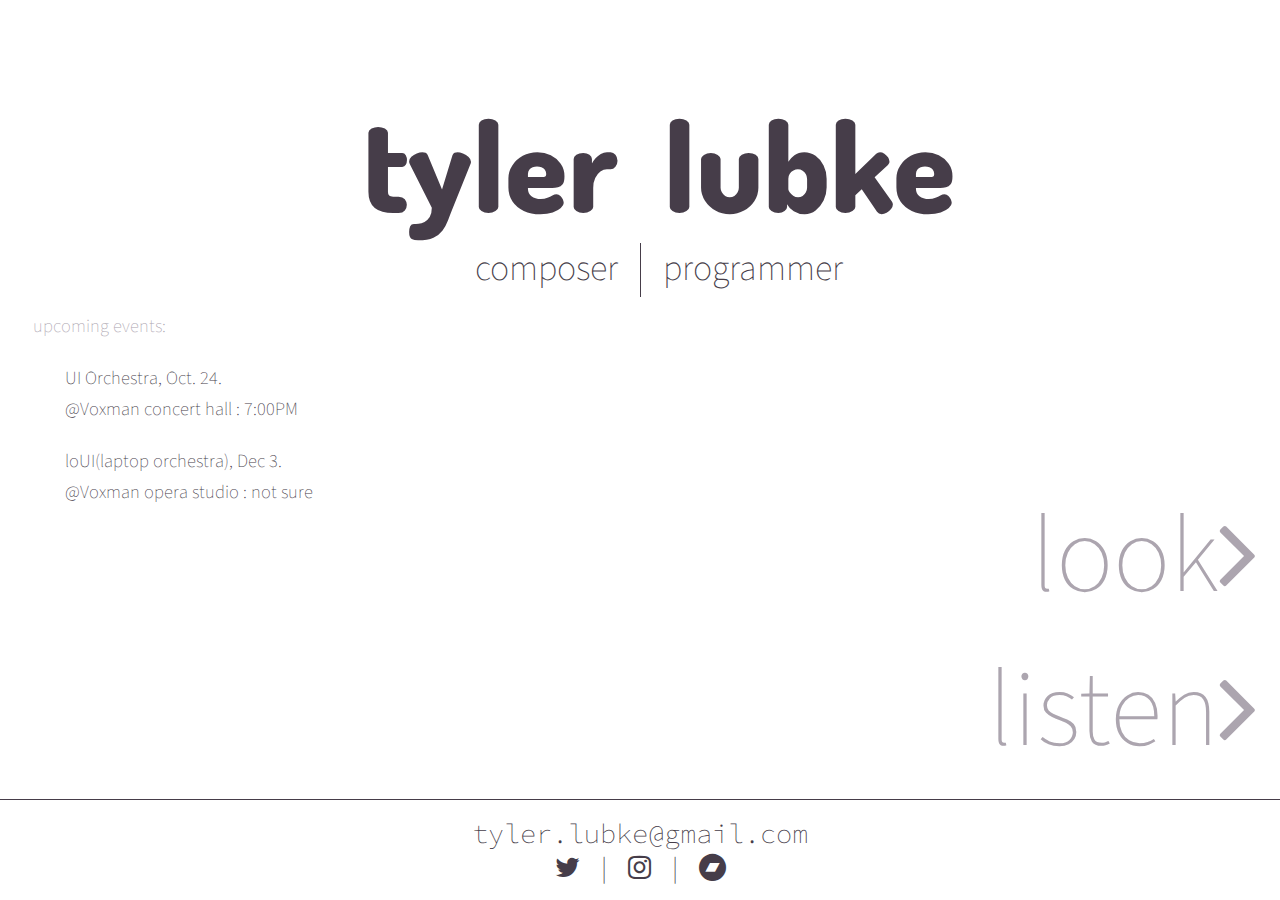
<file: index.html>
<!DOCTYPE html>
<html>
   <head>
      <title>tyler lubke composer-programmer</title>
      <meta name="viewport" content="width=device-width, initial-scale=1">
      <link href="styles/style.css" rel="stylesheet" type="text/css">
      <link rel="stylesheet" href="https://cdnjs.cloudflare.com/ajax/libs/font-awesome/4.7.0/css/font-awesome.min.css">
      <link href="https://fonts.googleapis.com/css?family=Dosis:600|Dosis|Source+Code+Pro|Source+Sans+Pro" rel="stylesheet">
      <style>
      @media only screen and (max-width: 600px) {
        h3{
          font-size:5.35vmin;
        }
        p,li{
          font-size:3.3vmin;
        }
        sub{
          font-size:3vmin;
          color:#aca5af;
        }
      }
      </style>
   </head>
   <body>
      <div class='wrap'>
        <div class="vl" style=" animation: shrinkIn 1s 1 backwards"></div>
        <div class="left" style="background-color: white;border-right: none; text-align:right;">
          <h1 style="animation: fadeIn 1s; padding-right:2.5vmin;">
            tyler
          </h1>
          <div id="titlescroll" style="animation: fadeIn 1s 1s 1 backwards; font-size: 4vmin; padding-right:2.5vmin;">
            composer
          </div>
          <div style="padding-left:2.5vw;">
            <h3 style="animation: fadeIn 1s 3s 1 backwards; color:#aca5af">
            upcoming events:
            <br>
            <br>
            <ul>
              <li>UI Orchestra, Oct. 24.
                <br>
                <sub>
                @Voxman concert hall : 7:00PM
                </sub>
              </li>
              <li>&nbsp;</li>
              <li> loUI(laptop orchestra), Dec 3.
                <br>
                <sub>
                @Voxman opera studio : not sure
                </sub>
              </li>
            </ul>
          </h3>
          </div>
        </div>
        <div class="right" style="background-color: white;">
          <h1 style="animation: fadeIn 1s; padding-left:2.5vmin;">
            lubke
          </h1>
          <div style="animation: fadeIn 1s 1.5s 1 backwards; font-size: 4vmin; padding-left:2.5vmin;">
            programmer
          </div>
          <div class="home" style="animation: fadeIn 4.5s 0s 1 backwards;">
            <div>
            <a href="look.html" class="selectoption">look<i class="fa fa-angle-right" style="animation: float 1s 0s ease-out infinite alternate;"></i></a>
            </div>
            <div>
            <a href="listen.html" class="selectoption">listen<i class="fa fa-angle-right" style="animation: float 800ms 200ms ease-out infinite alternate"></i></a>
            </div>
          </div>
        </div>
      </div>
      <footer class="footer">
         tyler.lubke@gmail.com<br>
         <a href="https://www.twitter.com/realTylerLubke/" target="_blank">
         <i class="fa fa-twitter"></i>
         </a>
         |
         <a href="https://www.instagram.com/tyler.lubke" target="_blank">
         <i class="fa fa-instagram"></i>
         </a>
         |
         <a href="https://tylerlubke.bandcamp.com" target="_blank">
         <i class="fa fa-bandcamp"></i>
         </a>
      </footer>
   </body>

   <script type="text/javascript" src="http://code.jquery.com/jquery-1.7.1.min.js"></script>
   <script>
   var intervalID = window.setInterval(myCallback, 4000);
   var cycle = 0;
   var title = ['composer',
   'double-bassist',
   ];


   function myCallback() {
     $("#titlescroll").html(function(){
       cycle = cycle + 1;
       return title[cycle%title.length];
     });
   };
   </script>

</html>
</file>
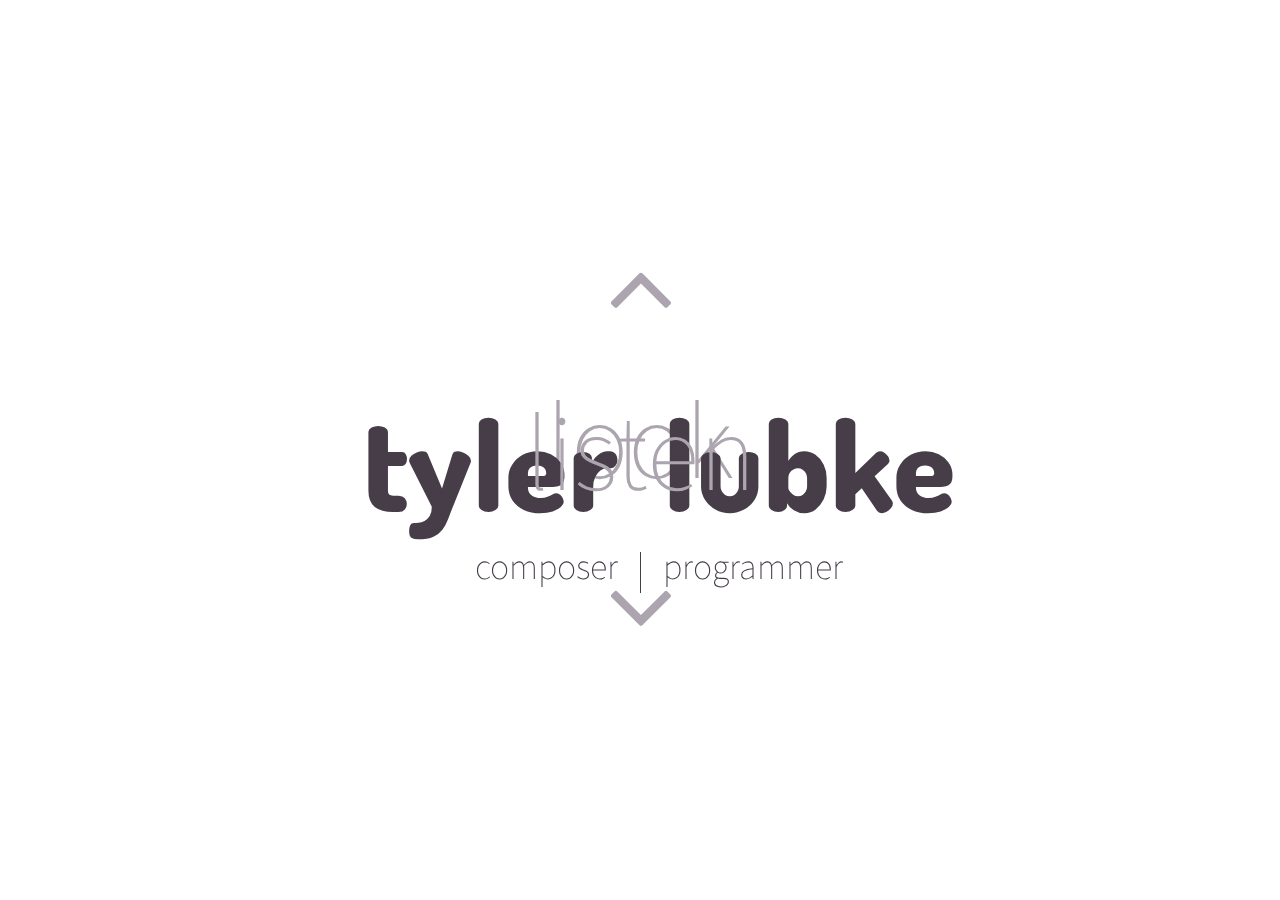
<file: mobile/index.html>
<!DOCTYPE html>
<html>
   <head>
      <title>tyler lubke composer-programmer</title>
      <meta name="viewport" content="width=device-width, initial-scale=1">
      <link href="styles/style.css" rel="stylesheet" type="text/css">
      <link rel="stylesheet" href="https://cdnjs.cloudflare.com/ajax/libs/font-awesome/4.7.0/css/font-awesome.min.css">
      <link href="https://fonts.googleapis.com/css?family=Dosis:600|Dosis|Source+Code+Pro|Source+Sans+Pro" rel="stylesheet">
   </head>
   <body style="height: 100vh;">
     <div id="top" style="height: 33.333%">
       <div class="home" style="animation: fadeIn 4.5s 0s 1 backwards;">
         <div style="padding-top: 33.33%">
         <a href="look.html" class="selectoption"><i class="fa fa-angle-up" style="animation: float 1s 0s ease-out infinite alternate;"></i></br>look</a>
         </div>
     </div>
   </div>
     <div id="mid" style="height: 33.333%">
         <div style="position: fixed; top: 42.5%; right: 50%;">
         <h1 style="animation: fadeIn 1s; padding-right: 2.5vmin;">
           tyler
         </h1>
         <div id="titlescroll" style="animation: fadeIn 1s 1s 1 backwards; text-align: right; font-size: 4vmin; padding-right: 2.5vmin;">
           composer
         </div>
         <div class="vl" style=" animation: shrinkIn 1s 1 backwards"></div>
         </div>
         <div style="position: fixed; top: 42.5%; left: 50%;">
         <h1 style="animation: fadeIn 1s; padding-left: 2.5vmin;">
           lubke
         </h1>
         <div style="animation: fadeIn 1s 1.5s 1 backwards; font-size: 4vmin; padding-left: 2.5vmin;">
           programmer
         </div>
         </div>
       </div>
        <div id="bottom" style="height: 33.333%">
         <div class="home" style="position: absolute; bottom:0px;">
           <div style="padding-bottom: 33.33%">
             <a href="listen.html" class="selectoption">listen</br><i class="fa fa-angle-down" style="animation: float 800ms 200ms ease-out infinite alternate; rotation: 90;"></i></a>
           </div>
         </div>
       </div>
   </body>

   <script type="text/javascript" src="http://code.jquery.com/jquery-1.7.1.min.js"></script>
   <script>
   var intervalID = window.setInterval(myCallback, 4000);
   var cycle = 0;
   var title = ['composer',
   'double-bassist',
   ];


   function myCallback() {
     $("#titlescroll").html(function(){
       cycle = cycle + 1;
       return title[cycle%title.length];
     });
   };
   </script>

</html>
</file>
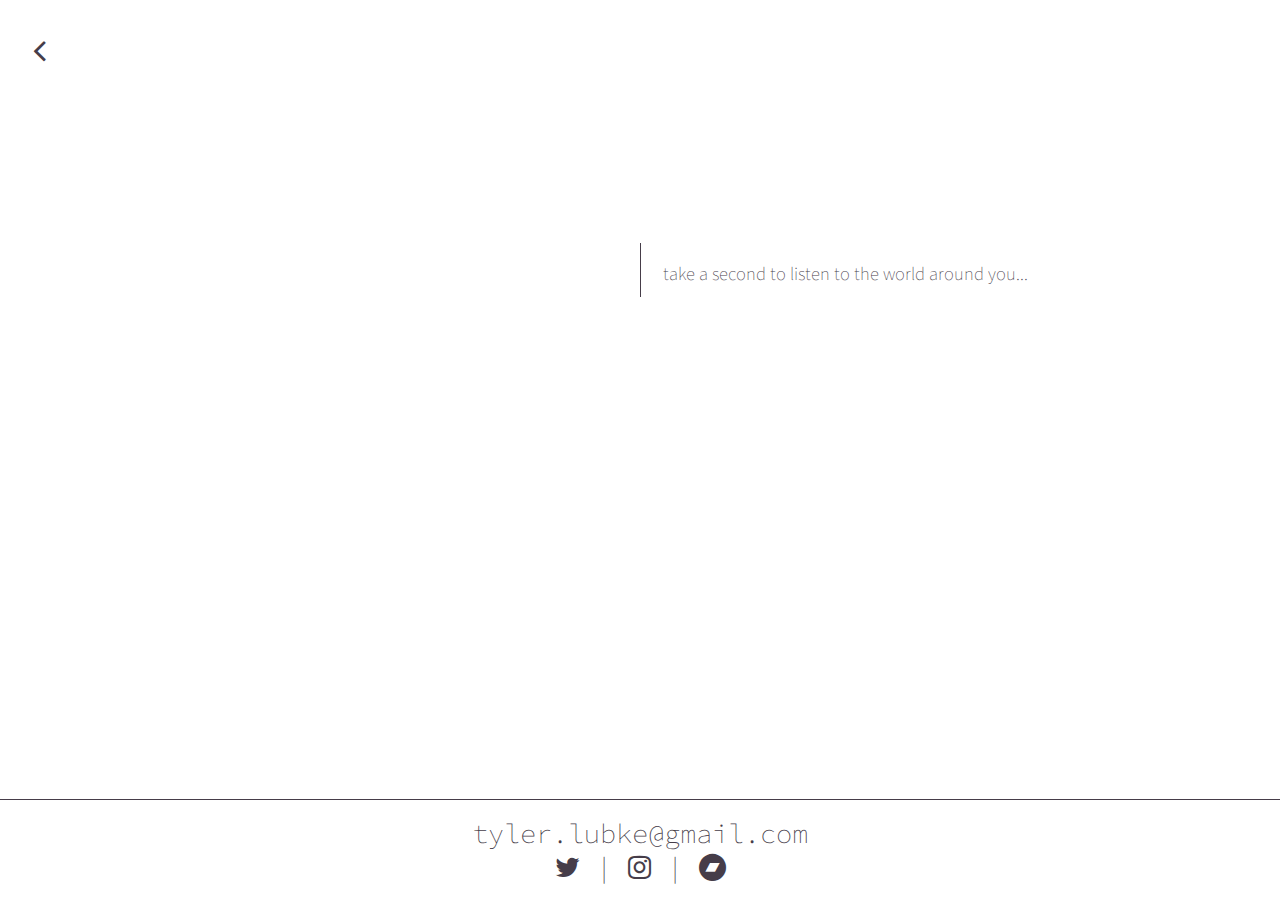
<file: listen.html>
<!DOCTYPE html>
<html>
<title>tyler lubke composer-programmer</title>
<meta name="viewport" content="width=device-width, initial-scale=1">
<link href="styles/style.css" rel="stylesheet" type="text/css">
<link rel="stylesheet" href="https://cdnjs.cloudflare.com/ajax/libs/font-awesome/4.7.0/css/font-awesome.min.css">
<link href="https://fonts.googleapis.com/css?family=Dosis:600|Dosis|Source+Code+Pro|Source+Sans+Pro" rel="stylesheet">
</head>
<body>
  <div class="wrap">
    <div class="vl" style="animation: growIn 1s 28s ease 1 reverse forwards"></div>
     <div class="left" style="background-color:white;">
           <a href="index.html" class="fa fa-angle-left" style="font-size: 36px; margin: 2.5vw 2.5vw 0px 2.5vw">
           </a>
    </div>
    <div class="right" style="background-color:white; animation: fadeIn 3s">
      <p id="captionscroll" style="position:relative; top:27vmin; padding-left:2.5vmin; animation: fadeIn 6s 22s ease 1 reverse forwards">take a second to listen to the world around you...</p>
    </div>
  </div>
  <footer class="footer">
     tyler.lubke@gmail.com<br>
     <a href="https://www.twitter.com/realTylerLubke/" target="_blank">
     <i class="fa fa-twitter"></i>
     </a>
     |
     <a href="https://www.instagram.com/tyler.lubke" target="_blank">
     <i class="fa fa-instagram"></i>
     </a>
     |
     <a href="https://tylerlubke.bandcamp.com" target="_blank">
     <i class="fa fa-bandcamp"></i>
     </a>
  </footer>
</body>
<script type="text/javascript" src="http://code.jquery.com/jquery-1.7.1.min.js"></script>
<script>

var intervalID = window.setInterval(myCallback, 8000);
var cycle = 0;
var caption = ['take a second to listen to the world around you...',
'what do you hear?',
'it\'s wonderful isn\'t it?',
];

function myCallback() {
  $("#captionscroll").html(function(){
    cycle = cycle + 1;
    return caption[cycle];
  });
};

</script>
</html>
</file>
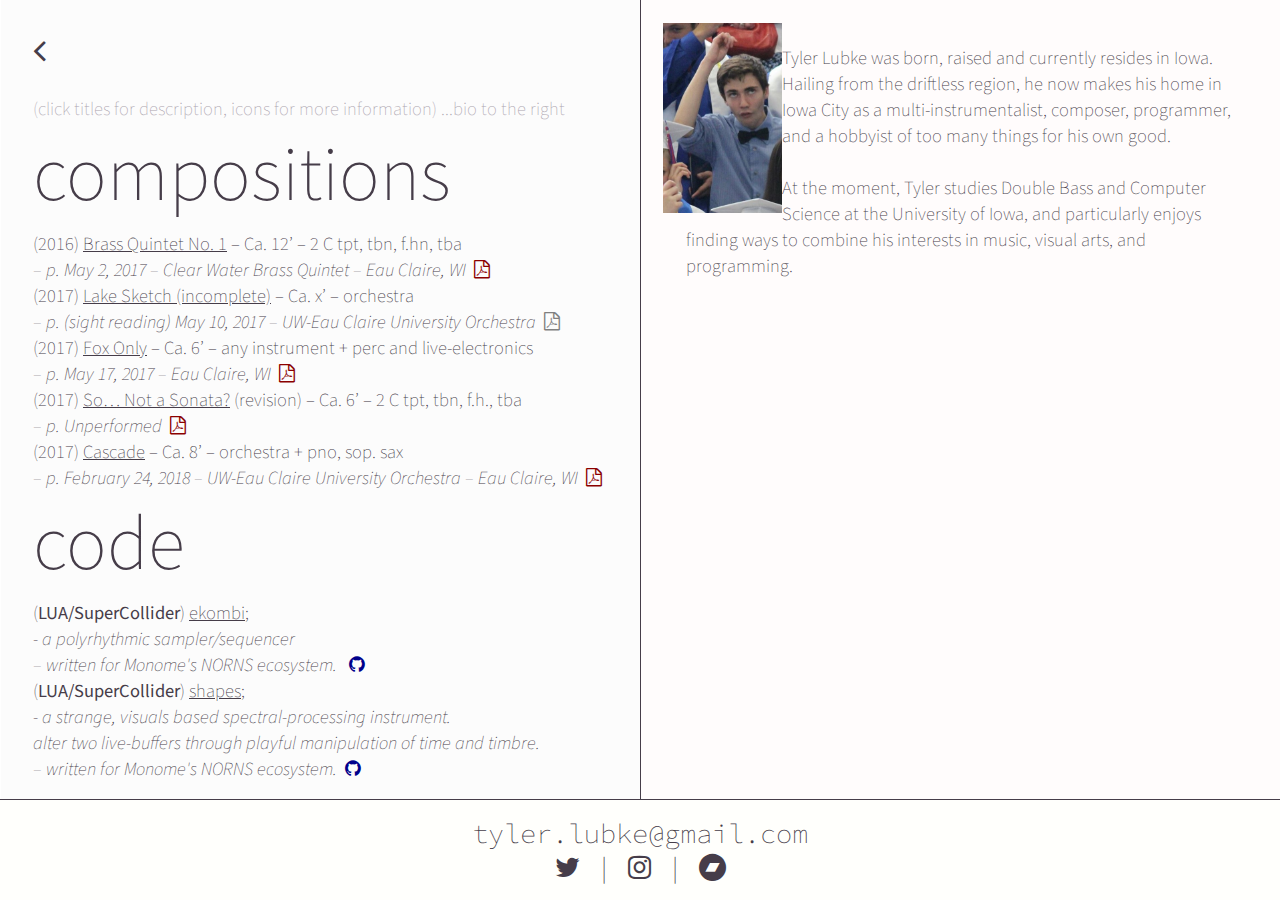
<file: look.html>
<!DOCTYPE html>
<html>
   <head>
      <title>tyler lubke composer-programmer</title>
      <meta name="viewport" content="width=device-width, initial-scale=1">
      <link href="styles/style.css" rel="stylesheet" type="text/css">
      <link rel="stylesheet" href="https://cdnjs.cloudflare.com/ajax/libs/font-awesome/4.7.0/css/font-awesome.min.css">
      <link href="https://fonts.googleapis.com/css?family=Dosis:600|Dosis|Source+Code+Pro|Source+Sans+Pro" rel="stylesheet">
      <style>
      @media only screen and (max-width: 600px) {
        html,body{
          width: 200%;
          max-width:141.5%;
          overflow-x:hidden;
        }
        p,li {
          font-size:3.3vmin;
        }
        #myBtn{
          display:block;
        }
        .vl{
          display:none;
        }
        .footer{
          display:none;
        }
      }
      </style>
   </head>
   <body>
      <div class="wrap">
        <div class="vl" style="animation: growIn 1s 0s 1; position: relative; height:90vh; top:50%"></div>
         <div class="left" style="animation: fadeIn 800ms 1s 1 backwards">
            <div>
               <a href="index.html" class="fa fa-angle-left" style="font-size: 36px; margin: 2.5vw 2.5vw 0px 2.5vw">
               </a>
               <br>
               <br>
               <span style="margin: 2.5vw 2.5vw 0 2.5vw; color:#aca5af">
               (click titles for description, icons for more information)
               <span style="animation: fadeIn 1s 5s ease 1 reverse forwards">
                 ...bio to the right
               </span>
               </span>
            </div>
            <div>
               <ul id="compositions" style="text-align: left; padding: 0px 2.5vw 0px 2.5vw">
                  compositions
                  <li>
                     (2016) <u id="btn1">Brass Quintet No. 1</u> –
                     Ca. 12’ –
                     2 C tpt, tbn, f.hn, tba
                     <br><em>
                     – p. May 2, 2017 –
                     Clear Water Brass Quintet  –
                     Eau Claire, WI
                     </em>
                     &nbsp;<i id="btn1a" class="fa fa-file-pdf-o" style="color:darkred"></i>
                  </li>
                  <li>
                     (2017) <u  id="btn2">Lake Sketch (incomplete)</u> –
                     Ca. x’ –
                     orchestra
                     <br><em>
                     – p. (sight reading) May 10, 2017 –
                     UW-Eau Claire University Orchestra
                     </em>
                      &nbsp;<e id="btn5a" class="fa fa-file-pdf-o" style="color:grey"></e>
                  </li>
                  <li>
                     (2017) <u id="btn3">Fox Only</u> –
                     Ca. 6’ –
                     any instrument + perc and live-electronics
                     <br><em>
                     – p. May 17, 2017 –
                     Eau Claire, WI
                     </em>
                     &nbsp;<i id="btn3a" class="fa fa-file-pdf-o" style="color:darkred"></i>
                  </li>
                  <li>
                     (2017) <u id="btn4">So… Not a Sonata?</u> (revision) –
                     Ca. 6’ –
                     2 C tpt, tbn, f.h., tba
                     <br><em>
                     – p. Unperformed
                     </em>
                     &nbsp;<i id="btn4a" class="fa fa-file-pdf-o" style="color:darkred"></i>
                  </li>
                  <li>
                     (2017) <u id="btn5">Cascade</u> –
                     Ca. 8’ –
                     orchestra + pno, sop. sax
                     <br><em>
                     – p. February 24, 2018  –
                     UW-Eau Claire University Orchestra –
                     Eau Claire, WI
                     </em>
                     &nbsp;<i id="btn5a" class="fa fa-file-pdf-o" style="color:darkred"></i>
                  </li>

               </ul>
               <ul id="code" style="text-align: left; padding: 0px 2.5vw 0px 2.5vw">
                  code
                  <li>
                     (<b>LUA/SuperCollider</b>) <u id="btn6">ekombi</u>;
                     <br><em>
                     - a polyrhythmic sampler/sequencer
                     <br> – written for Monome's NORNS ecosystem.
                     </em>
                     &nbsp;<a href="https://gist.github.com/Gittifer/a3335a9034830db7ec5e096d54f48fc5" target="_blank">
                     <b id="btn6a" class="fa fa-github" style="color:darkblue"></b>
                     </a>
                  </li>
                  <li>
                     (<b>LUA/SuperCollider</b>) <u id="btn7">shapes</u>;
                     <br><em>
                     - a strange, visuals based spectral-processing instrument.
                     <br>
                     alter two live-buffers through playful manipulation of time and timbre.
                     <br>
                     – written for Monome's NORNS ecosystem.
                     </em>
                     &nbsp;<b id="btn7a" class="fa fa-github" style="color:darkblue"></b>
                  </li>

               </ul>
               <ul id="pics" style="text-align: left; padding: 0px 2.5vw 0px 2.5vw">
                  projects
                  <li>
                    DIY Electro-magnetic Microphone
                    <br>
                    <br>
                  </li>
                  <div>
                    <button onclick="scrollSide()" id="myBtn">
                      <i class="fa fa-angle-left"></i> <i class="fa fa-angle-right"></i>
                    </button>
                  </div>

               </ul>
            </div>
         </div>
         <div id="right" class="right" style="animation: fadeIn 800ms 1s 1 backwards">
            <div id="blank" style="padding:2.5vmin;">
               <img src="./images/portrait.jpg" alt="The man, the myth, the legend" align="left" height="20%" width="20%">
               <p style="margin:2.5vmin;">
               Tyler Lubke was born, raised and currently resides in Iowa.
               Hailing from the driftless region, he now makes his home in Iowa City as a
               multi-instrumentalist, composer, programmer, and a hobbyist of too many things for his own good.
               <br>
               <br>
               At the moment, Tyler studies Double Bass and Computer Science at the University of Iowa, and particularly enjoys
               finding ways to combine his interests in music, visual arts, and programming.
               </p>
            </div>
         </div>
      </div>
      <footer class="footer" style="background-color:#fffffc">
         tyler.lubke@gmail.com<br>
         <a href="https://www.twitter.com/realTylerLubke/" target="_blank">
         <i class="fa fa-twitter"></i>
         </a>
         |
         <a href="https://www.instagram.com/tyler.lubke" target="_blank">
         <i class="fa fa-instagram"></i>
         </a>
         |
         <a href="https://tylerlubke.bandcamp.com" target="_blank">
         <i class="fa fa-bandcamp"></i>
         </a>
      </footer>
   </body>
   <script src="scripts/main.js"></script>
   <script src="https://ajax.googleapis.com/ajax/libs/jquery/3.3.1/jquery.min.js"></script>
   <script>
      $(document).ready(function(){
          $("#btn1").click(function(){
            $("#right").html(function(){/*clears screen of previous PDF or image*/
              return '<div id="blank" style="padding-top:2.5vw; padding-bottom: 2.5vw; padding-left: 1.25vw; padding-right: 1.25vw;"></div>';
            });
            $("#blank").html(function(){/*composition title+description*/
                return "<h2>Brass Quintet No. 1</h2>\
                <p style='padding:0px 2.5vw 0px 2.5vw;'>This piece draws inspiration from some of the great brass writers such as Victor Ewald and Eric Ewazen as well as works by Malcom Arnold, Jan Bach, and James MacMillan. The first movement is filled with lighthearted and spirited motives. The second movement expands upon extended techniques hinted at in the first. This orderly movement makes use of many soft, overlapping, airy textures which when given life, breath in their own way. The third and last movement is a playful and interruptive installment, written in rondo form. The initial theme is enviously snatched around the ensemble while the quintet searches for a conclusive agreement.</p>";
            });
            scrollSide();
          });
          $("#btn1a").click(function(){
            $("#right").html(function(){/*pdf*/
                return '<embed src="./scores/brass-quintet-no1.pdf" width="100%"; height="89.5%"; />';
            });
            scrollSide();
          });

          $("#btn2").click(function(){
            $("#right").html(function(){
              return '<div id="blank" style="padding-top:2.5vw; padding-bottom: 2.5vw; padding-left: 1.25vw; padding-right: 1.25vw;"></div>';
            });
            $("#blank").html(function(){
                return "<h2>Lake Sketch</h2>\
                <p style='padding:0px 2.5vw 0px 2.5vw;'>A short orchestra piece I worked on using both literal and personified transcriptions of various animal calls and bird song.</p>";
            });
            scrollSide();
          });
          $("#btn2a").click(function(){
            $("#right").html(function(){
                return '<embed src="./scores/test.pdf" width="100%"; height="89.5%"; />';
            });
            scrollSide();
          });

          $("#btn3").click(function(){
            $("#right").html(function(){
              return '<div id="blank" style="padding-top:2.5vw; padding-bottom: 2.5vw; padding-left: 1.25vw; padding-right: 1.25vw;"></div>';
            });
            $("#blank").html(function(){
                return "<h2>Fox Only</h2>\
                <p style='padding:0px 2.5vw 0px 2.5vw;'>Inspired by the musical chaos created by the clicky controllers of <em> Super Smash Brothers: Melee </em>, this piece explores the improvisitory and extremely rhythmic results of a typical match.<br><br> for one drum (or drum-like instrument), two Nintendo GameCube controllers amplified via contact-mic, and one solo improvised instrument.</p";
            });
            scrollSide();
          });
          $("#btn3a").click(function(){
            $("#right").html(function(){
                return '<embed src="./scores/fox-only.pdf" width="100%"; height="89.5%"; />';
            });
            scrollSide();
          });

          $("#btn4").click(function(){
            $("#right").html(function(){
              return '<div id="blank" style="padding-top:2.5vw; padding-bottom: 2.5vw; padding-left: 1.25vw; padding-right: 1.25vw;"></div>';
            });
            $("#blank").html(function(){
                return "<h2>So, not... a Sonata?</h2>\
                <p style='padding:0px 2.5vw 0px 2.5vw;'>Bright and highly energetic.</p>";
            });
            scrollSide();
          });
          $("#btn4a").click(function(){
            $("#right").html(function(){
                return '<embed src="./scores/so-not-a-sonata.pdf" width="100%"; height="89.5%"; />';
            });
            scrollSide();
          });

          $("#btn5").click(function(){
            $("#right").html(function(){
              return '<div id="blank" style="padding-top:2.5vw; padding-bottom: 2.5vw; padding-left: 1.25vw; padding-right: 1.25vw;"></div>';
            });
            $("#blank").html(function(){
                return "<h2>Cascade</h2>\
                <p style='padding:0px 2.5vw 0px 2.5vw;'>description</p>.";
            });
            scrollSide();
          });
          $("#btn5a").click(function(){
            $("#right").html(function(){
                return '<embed src="./scores/cascade.pdf" width="100%"; height="89.5%"; />';
            });
            scrollSide();
          });


          /*code*/
          $("#btn6").click(function(){
            $("#right").html(function(){
              return '<div id="blank" style="padding-top:2.5vw; padding-bottom: 2.5vw; padding-left: 1.25vw; padding-right: 1.25vw;"></div>';
            });
            $("#blank").html(function(){
                return "<h2>ekombi</h2>\
                <p style='padding:0px 2.5vw 0px 2.5vw;'>video goes here</p>.";
            });
            scrollSide();
          });
          $("#btn6a").click(function(){
            $("#right").html(function(){/*display code*/
                return "";
            });
            scrollSide();
          });
      });
   </script>
</html>
</file>
<file: mobile/listen.html>
<!DOCTYPE html>
<html>
<title>tyler lubke composer-programmer</title>
<meta name="viewport" content="width=device-width, initial-scale=1">
<link href="styles/style.css" rel="stylesheet" type="text/css">
<link rel="stylesheet" href="https://cdnjs.cloudflare.com/ajax/libs/font-awesome/4.7.0/css/font-awesome.min.css">
<link href="https://fonts.googleapis.com/css?family=Dosis:600|Dosis|Source+Code+Pro|Source+Sans+Pro" rel="stylesheet">
</head>
<body style="height: 100vh;">
  <div style="margin: 50% 25% 50% 25%">
      <p id="captionscroll" style="position:relative; top:27vmin; animation: fadeIn 6s 22s ease 1 reverse forwards">take a second to listen to the world around you...</p>
    </div>
  </div>
</body>
<script type="text/javascript" src="http://code.jquery.com/jquery-1.7.1.min.js"></script>
<script>

var intervalID = window.setInterval(myCallback, 8000);
var cycle = 0;
var caption = ['take a second to listen to the world around you...',
'what do you hear?',
'it\'s wonderful isn\'t it?',
];

function myCallback() {
  $("#captionscroll").html(function(){
    cycle = cycle + 1;
    return caption[cycle];
  });
};

</script>
</html>
</file>
<file: styles/style.css>
@media only screen and (max-width: 600px) {
  html,body{
    height:100vh;
    max-height:100%;
  }
}

html {
  color: #463d49;
  background-color: white /*#F8F7FF*/;
}

h1 {
  font-family: "Dosis", sans-serif;
  font-size: 14vmin;
  font-weight: 800;
  margin-bottom:0;
}

h2, ol, ul {
  font-family:  "Source Sans Pro", sans-serif;
  font-size: 8.5vmin; /* .618 of h2 */
  font-weight: 100;
  text-align: left;
  padding-left: 2.5vw;
  margin: 0 0 0 0;
}

p, li, sub, body, h3{
  color: #463d49;
  font-family:  "Source Sans Pro", sans-serif;
  font-size: 2.05vmin; /* .618 of h2 */
  font-weight: 100;
  text-align: left;
  list-style-type: none;
}

body {/*box!*/
  min-height:100%;
  position:relative;
  padding-bottom:auto;
  margin: 0 auto;
  background-color: none;
}

footer {
    background-color: white;
    border-top-style: solid;
    border-top-width: 1px;
    border-color: #463d49;
    color: #463d49;
    padding: 1.25vw;
    font-family: 'Source Code Pro', monospace;
    font-size: 3vh;
    text-align: center;
}
.footer { /* sticky footer*/
    z-index:98;
    position: absolute;
    left: 0 ;
    right: 0;
    bottom: 0;
}

.home {
  color:#aca5af;
  font-size: 12vmin;
  font-family: 'Source Sans Pro', sans-serif;
  font-weight: 100;
  text-align: right;
  margin:2.5vmin;
  position:absolute;
  bottom:10%;
  right:0px;
}

a {
  color:#aca5af;
  transition:400ms;
}

a:link {/* link styles */
  color:inherit;
  background-color: transparent;
  text-decoration: none;
}
a:visited {
  color: inherit;
  background-color: transparent;
  text-decoration: none;
}
a:hover {
  color:#463d49;
  transition:400ms;
background-color: transparent;
text-decoration: none;
}
a:active {
  color: #463d49;
  background-color: transparent;
  text-decoration: none;
}

u,i:hover{
  cursor: pointer;
}

hr {
  /*background-color: #463d49;*/
  border: 0.5px solid #463d49;
}

.vl {
    z-index: 97;
    border-left: 1px solid #463d49;
    height: 6vmin;
    position: relative;
    top:27vmin;
    left:50%;
}

.wrap {
  display: flex;
}

.left {
  background: #fcfcfc;
  flex-basis: 50%;

  height: 100vh;
  overflow: auto;
}

.right {
  background: #fffcfc;
  flex-basis: 50%;

}


@keyframes growIn {
  0% {
    transform: scale(1,0);
  }
  100% {
    transform: scale(1);
  }
}

@keyframes shrinkIn {
  0% {
    transform: scale(1,20);
  }
  100% {
    transform: scale(1);
  }
}

@keyframes fadeIn {
  0% {
    opacity: 0;
  }
  100% {
    opacity: 1;
  }
}

@keyframes float {
  0% {
    transform:none;
  }
  100%{
    transform: translate(2px,0px);
  }
}


#myBtn {
    display: none; /* Hidden by default */
    position: fixed; /* Fixed/sticky position */
    bottom: 33px; /* Place the button at the bottom of the page */
    right: 33px; /* Place the button 30px from the right */
    z-index: 99; /* Make sure it does not overlap */
    border: 1px solid #463d49; /* Remove borders */
    background:white;
    outline: none; /* Remove outline */
    color: black; /* Text color */
    cursor: pointer; /* Add a mouse pointer on hover */
    padding: 15px; /* Some padding */
    font-size: 18px; /* Increase font size */
}
</file>
<file: mobile/styles/style.css>
html {
  color: #463d49;
  background-color: white /*#F8F7FF*/;
}

h1 {
  font-family: "Dosis", sans-serif;
  font-size: 14vmin;
  font-weight: 800;
  margin-bottom:0;
  margin-top:0;
}

h2, ol, ul {
  font-family:  "Source Sans Pro", sans-serif;
  font-size: 11px; /* .618 of h2 */
  font-weight: 100;
  text-align: left;
  margin: 0 10% 0 10%;
  padding: 11px 0 0 0;
}

p, li, sub, body, h3{
  color: #463d49;
  font-family:  "Source Sans Pro", sans-serif;
  font-size: 9px; /* .618 of h2 */
  font-weight: 100;
  text-align: justify;
  list-style-type: none;
}

body {/*box!*/
  min-height:100%;
  position:relative;
  padding-bottom:auto;
  margin: 0 auto;
  background-color: none;
}

footer {
    background-color: white;
    border-top-style: solid;
    border-top-width: 1px;
    border-color: #463d49;
    color: #463d49;
    padding: 1.25vw;
    font-family: 'Source Code Pro', monospace;
    font-size: 3vh;
    text-align: center;
}
.footer { /* sticky footer*/
    z-index:98;
    position: absolute;
    left: 0 ;
    right: 0;
    bottom: 0;
}

.home {
  color:#aca5af;
  font-size: 12vmin;
  font-family: 'Source Sans Pro', sans-serif;
  font-weight: 100;
  text-align: center;
  width: 50%;
  margin-left:25%;
  margin-right:25%;
}

a {
  color:#aca5af;
  transition:400ms;
}

a:link {/* link styles */
  color:inherit;
  background-color: transparent;
  text-decoration: none;
}
a:visited {
  color: inherit;
  background-color: transparent;
  text-decoration: none;
}
a:hover {
  color:#463d49;
  transition:400ms;
background-color: transparent;
text-decoration: none;
}
a:active {
  color: #463d49;
  background-color: transparent;
  text-decoration: none;
}

u,i:hover{
  cursor: pointer;
}

hr {
  /*background-color: #463d49;*/
  border: 0.5px solid #463d49;
}

.vl {
    z-index: 97;
    border-left: 1px solid #463d49;
    height: 4.5vmin;
    position: absolute;
    bottom: 0;
    left: 100%;
}



@keyframes growIn {
  0% {
    transform: scale(1,0);
  }
  100% {
    transform: scale(1);
  }
}

@keyframes shrinkIn {
  0% {
    transform: scale(1,40);
  }
  100% {
    transform: scale(1);
  }
}

@keyframes fadeIn {
  0% {
    opacity: 0;
  }
  100% {
    opacity: 1;
  }
}

@keyframes float {
  0% {
    transform:none;
  }
  100%{
    transform: translate(0px,2px);
  }
}


#myBtn {
    display: none; /* Hidden by default */
    position: fixed; /* Fixed/sticky position */
    bottom: 33px; /* Place the button at the bottom of the page */
    right: 33px; /* Place the button 30px from the right */
    z-index: 99; /* Make sure it does not overlap */
    border: 1px solid #463d49; /* Remove borders */
    background:white;
    outline: none; /* Remove outline */
    color: black; /* Text color */
    cursor: pointer; /* Add a mouse pointer on hover */
    padding: 15px; /* Some padding */
    font-size: 18px; /* Increase font size */
}
</file>
